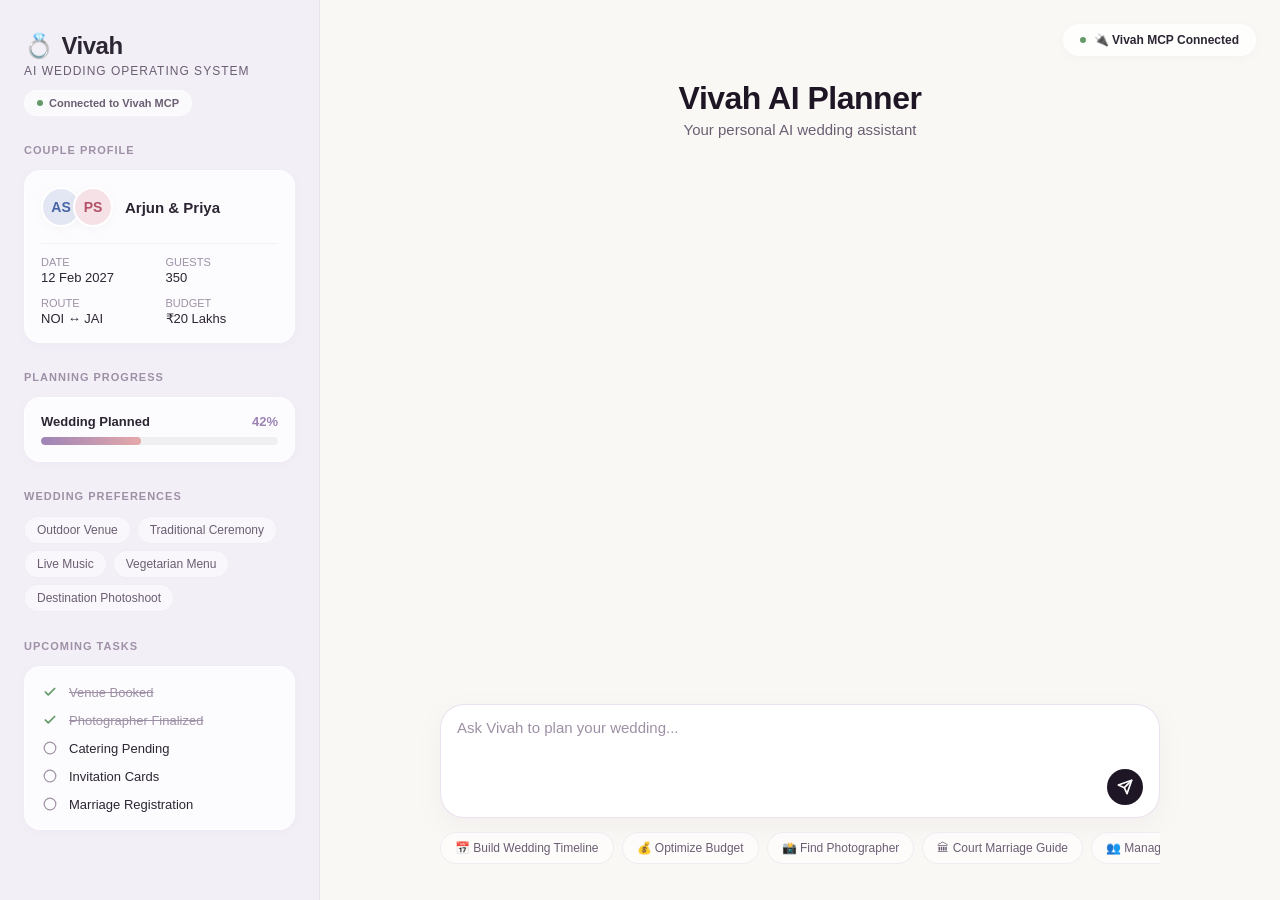
<file: projects/vivah mcp/index.html>
<!DOCTYPE html>
<html lang="en">
<head>
    <meta charset="UTF-8">
    <meta name="viewport" content="width=device-width, initial-scale=1.0">
    <title>Vivah — AI Wedding Operating System</title>
    <style>
        /* --- Design Tokens & Variables --- */
        :root {
            --bg-base: #FAF8F5; /* Soft Ivory */
            --bg-sidebar: #F3EFF7; /* Soft Lavender Tint */
            --bg-card: rgba(255, 255, 255, 0.75); /* Glassmorphism Base */
            --border-glass: rgba(255, 255, 255, 0.6);
            --shadow-sm: 0 2px 8px rgba(142, 127, 155, 0.05);
            --shadow-md: 0 8px 24px rgba(142, 127, 155, 0.08);
            --shadow-lg: 0 16px 40px rgba(142, 127, 155, 0.12);
            
            --text-primary: #2C2533; /* Deep Charcoal-Plum */
            --text-secondary: #6B5E73;
            --text-muted: #9E90A6;
            
            --accent-lavender: #9D84B7;
            --accent-rose: #E5A9A9;
            --accent-dark: #1E1625;
            --accent-success: #639A67;
            --accent-warning: #D98863;
            
            --radius-lg: 24px;
            --radius-md: 16px;
            --radius-sm: 10px;
            --radius-pill: 9999px;
            
            --font-family: -apple-system, BlinkMacSystemFont, "Segoe UI", Roboto, Helvetica, Arial, sans-serif;
            --transition-smooth: all 0.25s cubic-bezier(0.4, 0, 0.2, 1);
        }

        /* --- Reset & Base Styles --- */
        * {
            box-sizing: border-box;
            margin: 0;
            padding: 0;
        }

        body {
            font-family: var(--font-family);
            background-color: var(--bg-base);
            color: var(--text-primary);
            height: 100vh;
            overflow: hidden;
            -webkit-font-smoothing: antialiased;
            -moz-osx-font-smoothing: grayscale;
        }

        /* --- Layout Grid --- */
        .app-container {
            display: grid;
            grid-template-columns: 320px 1fr;
            width: 100vw;
            height: 100vh;
            position: relative;
        }

        /* --- Sidebar Styles --- */
        aside.sidebar {
            background-color: var(--bg-sidebar);
            border-right: 1px solid rgba(229, 221, 235, 0.7);
            padding: 32px 24px;
            display: flex;
            flex-direction: column;
            gap: 28px;
            overflow-y: auto;
            height: 100%;
        }

        .sidebar-header {
            display: flex;
            flex-direction: column;
            gap: 4px;
        }

        .brand-logo {
            font-size: 24px;
            font-weight: 700;
            letter-spacing: -0.5px;
            display: flex;
            align-items: center;
            gap: 8px;
        }

        .brand-subtitle {
            font-size: 12px;
            color: var(--text-secondary);
            font-weight: 500;
            text-transform: uppercase;
            letter-spacing: 1px;
        }

        .mcp-status-pill {
            display: inline-flex;
            align-items: center;
            gap: 6px;
            background: rgba(255, 255, 255, 0.6);
            border: 1px solid var(--border-glass);
            padding: 6px 12px;
            border-radius: var(--radius-pill);
            font-size: 11px;
            font-weight: 600;
            color: var(--text-secondary);
            width: fit-content;
            margin-top: 8px;
        }

        .status-dot {
            width: 6px;
            height: 6px;
            background-color: var(--accent-success);
            border-radius: 50%;
            display: inline-block;
            animation: pulse 2s infinite;
        }

        .sidebar-section {
            display: flex;
            flex-direction: column;
            gap: 12px;
        }

        .section-title {
            font-size: 11px;
            font-weight: 700;
            text-transform: uppercase;
            letter-spacing: 1px;
            color: var(--text-muted);
            margin-bottom: 2px;
        }

        /* --- Glassmorphic Cards --- */
        .glass-card {
            background: var(--bg-card);
            backdrop-filter: blur(12px);
            -webkit-backdrop-filter: blur(12px);
            border: 1px solid var(--border-glass);
            border-radius: var(--radius-md);
            padding: 16px;
            box-shadow: var(--shadow-sm);
            transition: var(--transition-smooth);
        }

        .glass-card:hover {
            box-shadow: var(--shadow-md);
            transform: translateY(-1px);
        }

        /* Couple Profile Details */
        .couple-profile {
            display: flex;
            flex-direction: column;
            gap: 14px;
        }

        .avatars-container {
            display: flex;
            align-items: center;
            gap: -8px;
        }

        .avatar {
            width: 40px;
            height: 40px;
            border-radius: 50%;
            display: flex;
            align-items: center;
            justify-content: center;
            font-weight: 600;
            font-size: 14px;
            border: 2px solid #FFF;
            box-shadow: var(--shadow-sm);
        }

        .avatar.groom { background-color: #E2E7F3; color: #4A65A4; }
        .avatar.bride { background-color: #F6E2E6; color: #B35267; margin-left: -8px; }

        .couple-names {
            font-weight: 600;
            font-size: 15px;
        }

        .meta-grid {
            display: grid;
            grid-template-columns: 1fr 1fr;
            gap: 12px;
            font-size: 13px;
            border-top: 1px solid rgba(0,0,0,0.04);
            padding-top: 12px;
            margin-top: 2px;
        }

        .meta-label {
            color: var(--text-muted);
            font-size: 11px;
            text-transform: uppercase;
            font-weight: 500;
            margin-bottom: 2px;
        }

        .meta-value {
            font-weight: 500;
            color: var(--text-primary);
        }

        /* Progress Bar */
        .progress-container {
            display: flex;
            flex-direction: column;
            gap: 8px;
        }

        .progress-header {
            display: flex;
            justify-content: space-between;
            font-size: 13px;
            font-weight: 600;
        }

        .progress-track {
            height: 8px;
            background: rgba(0, 0, 0, 0.05);
            border-radius: var(--radius-pill);
            overflow: hidden;
        }

        .progress-bar {
            height: 100%;
            width: 0%; /* Dynamic fill via JS */
            background: linear-gradient(90deg, var(--accent-lavender), var(--accent-rose));
            border-radius: var(--radius-pill);
            transition: width 1s cubic-bezier(0.4, 0, 0.2, 1);
        }

        /* Chips / Pills */
        .chips-wrapper {
            display: flex;
            flex-wrap: wrap;
            gap: 6px;
        }

        .chip {
            font-size: 12px;
            padding: 6px 12px;
            background: rgba(255, 255, 255, 0.5);
            border: 1px solid rgba(0, 0, 0, 0.04);
            border-radius: var(--radius-pill);
            color: var(--text-secondary);
            font-weight: 500;
            transition: var(--transition-smooth);
            cursor: pointer;
        }

        .chip:hover {
            background: #FFF;
            border-color: var(--accent-lavender);
            transform: translateY(-1px);
            box-shadow: var(--shadow-sm);
        }

        /* Task List */
        .task-list {
            display: flex;
            flex-direction: column;
            gap: 10px;
        }

        .task-item {
            display: flex;
            align-items: center;
            gap: 10px;
            font-size: 13px;
            font-weight: 500;
        }

        .task-item.completed {
            color: var(--text-muted);
            text-decoration: line-through;
        }

        .task-icon {
            display: flex;
            align-items: center;
            justify-content: center;
            width: 18px;
            height: 18px;
        }

        /* --- Main Content Workspace --- */
        main.workspace {
            display: flex;
            flex-direction: column;
            height: 100%;
            position: relative;
            background-color: var(--bg-base);
        }

        /* Floating Context Panel */
        .floating-context-container {
            position: absolute;
            top: 24px;
            right: 24px;
            z-index: 100;
        }

        .context-trigger {
            display: flex;
            align-items: center;
            gap: 8px;
            background: rgba(255, 255, 255, 0.8);
            backdrop-filter: blur(8px);
            -webkit-backdrop-filter: blur(8px);
            border: 1px solid var(--border-glass);
            padding: 8px 16px;
            border-radius: var(--radius-pill);
            font-size: 12px;
            font-weight: 600;
            box-shadow: var(--shadow-sm);
            cursor: pointer;
            transition: var(--transition-smooth);
        }

        .context-trigger:hover {
            box-shadow: var(--shadow-md);
            background: #FFF;
        }

        .context-dropdown {
            position: absolute;
            top: calc(100% + 8px);
            right: 0;
            width: 220px;
            background: rgba(255, 255, 255, 0.95);
            backdrop-filter: blur(16px);
            -webkit-backdrop-filter: blur(16px);
            border: 1px solid var(--border-glass);
            border-radius: var(--radius-md);
            padding: 16px;
            box-shadow: var(--shadow-lg);
            display: flex;
            flex-direction: column;
            gap: 12px;
            opacity: 0;
            visibility: hidden;
            transform: translateY(-4px);
            transition: var(--transition-smooth);
        }

        .floating-context-container:hover .context-dropdown {
            opacity: 1;
            visibility: visible;
            transform: translateY(0);
        }

        .dropdown-title {
            font-size: 11px;
            text-transform: uppercase;
            letter-spacing: 0.5px;
            color: var(--text-muted);
            font-weight: 700;
        }

        .tool-status-list {
            display: flex;
            flex-direction: column;
            gap: 8px;
        }

        .tool-status-item {
            display: flex;
            align-items: center;
            gap: 8px;
            font-size: 12px;
            font-weight: 500;
            color: var(--text-secondary);
        }

        /* --- Chat Interface Viewport --- */
        .chat-viewport {
            flex: 1;
            overflow-y: auto;
            padding: 80px 40px 40px 40px;
            display: flex;
            flex-direction: column;
            justify-content: flex-start;
        }

        .chat-container-max {
            max-width: 720px;
            width: 100%;
            margin: 0 auto;
            display: flex;
            flex-direction: column;
            gap: 32px;
        }

        /* Welcome Header State */
        .welcome-header {
            text-align: center;
            margin-bottom: 12px;
            margin-top: auto; /* Vertically centers initial state when empty */
        }

        .welcome-header h1 {
            font-size: 32px;
            font-weight: 700;
            letter-spacing: -0.5px;
            color: var(--accent-dark);
            margin-bottom: 4px;
        }

        .welcome-header p {
            font-size: 15px;
            color: var(--text-secondary);
        }

        /* Dialogue Bubbles */
        .dialogue-stream {
            display: flex;
            flex-direction: column;
            gap: 28px;
        }

        .message-bubble {
            display: flex;
            flex-direction: column;
            max-width: 85%;
            animation: fadeIn 0.4s ease forwards;
        }

        .message-bubble.user {
            align-self: flex-end;
            background-color: var(--accent-dark);
            color: #FFF;
            padding: 16px 20px;
            border-radius: var(--radius-lg) var(--radius-lg) 4px var(--radius-lg);
            box-shadow: var(--shadow-md);
            font-size: 15px;
            line-height: 1.5;
        }

        .message-bubble.assistant {
            align-self: flex-start;
            max-width: 100%;
            width: 100%;
            background: rgba(255, 255, 255, 0.7);
            backdrop-filter: blur(16px);
            -webkit-backdrop-filter: blur(16px);
            border: 1px solid var(--border-glass);
            border-radius: var(--radius-lg);
            padding: 24px;
            box-shadow: var(--shadow-md);
        }

        .assistant-heading {
            display: flex;
            align-items: center;
            gap: 8px;
            font-size: 18px;
            font-weight: 700;
            color: var(--accent-dark);
            margin-bottom: 20px;
        }

        /* AI Output Framework Formats */
        .timeline-section {
            display: grid;
            grid-template-columns: repeat(2, 1fr);
            gap: 16px;
            margin-bottom: 24px;
        }

        @media (max-width: 640px) {
            .timeline-section { grid-template-columns: 1fr; }
        }

        .month-card {
            background: rgba(255, 255, 255, 0.4);
            border: 1px solid rgba(0,0,0,0.02);
            border-radius: var(--radius-md);
            padding: 14px;
        }

        .month-title {
            font-size: 13px;
            font-weight: 700;
            text-transform: uppercase;
            color: var(--accent-lavender);
            margin-bottom: 8px;
            letter-spacing: 0.5px;
        }

        .month-card ul, .alert-box ul {
            list-style: none;
            display: flex;
            flex-direction: column;
            gap: 6px;
        }

        .month-card li {
            font-size: 14px;
            color: var(--text-primary);
            display: flex;
            align-items: center;
            gap: 8px;
        }

        .month-card li::before {
            content: "•";
            color: var(--accent-lavender);
            font-weight: bold;
        }

        /* Alert/Pending Block */
        .alert-box {
            background: rgba(217, 136, 99, 0.06);
            border: 1px solid rgba(217, 136, 99, 0.15);
            border-radius: var(--radius-md);
            padding: 16px;
            margin-bottom: 24px;
        }

        .alert-title {
            display: flex;
            align-items: center;
            gap: 6px;
            font-size: 14px;
            font-weight: 700;
            color: var(--accent-warning);
            text-transform: uppercase;
            letter-spacing: 0.5px;
            margin-bottom: 10px;
        }

        .alert-box li {
            font-size: 14px;
            color: var(--text-primary);
            display: flex;
            align-items: center;
            gap: 8px;
        }

        .alert-box li::before {
            content: "•";
            color: var(--accent-warning);
        }

        /* MCP Executed Tools Pills */
        .mcp-execution-block {
            border-top: 1px solid rgba(0,0,0,0.05);
            padding-top: 16px;
            margin-bottom: 20px;
        }

        .mcp-tools-wrapper {
            display: flex;
            flex-wrap: wrap;
            gap: 6px;
            margin-top: 8px;
        }

        .mcp-tool-capsule {
            font-family: monospace;
            font-size: 11px;
            font-weight: 600;
            background: rgba(157, 132, 183, 0.08);
            color: var(--accent-lavender);
            padding: 4px 10px;
            border-radius: var(--radius-pill);
            border: 1px solid rgba(157, 132, 183, 0.15);
        }

        /* Action Callouts */
        .suggested-action-box {
            background: linear-gradient(135deg, rgba(243, 239, 247, 0.7), rgba(246, 226, 230, 0.4));
            border: 1px solid var(--border-glass);
            border-radius: var(--radius-md);
            padding: 16px;
            display: flex;
            flex-direction: column;
            gap: 12px;
        }

        .action-label {
            font-size: 11px;
            text-transform: uppercase;
            font-weight: 700;
            letter-spacing: 0.5px;
            color: var(--text-secondary);
        }

        .action-text {
            font-size: 14px;
            font-weight: 500;
            color: var(--text-primary);
        }

        .action-btn {
            background-color: var(--accent-dark);
            color: #FFF;
            border: none;
            padding: 10px 18px;
            border-radius: var(--radius-pill);
            font-size: 13px;
            font-weight: 600;
            cursor: pointer;
            width: fit-content;
            transition: var(--transition-smooth);
            box-shadow: var(--shadow-sm);
        }

        .action-btn:hover {
            transform: scale(1.02);
            box-shadow: var(--shadow-md);
            background-color: #2c1f36;
        }

        /* --- Input Dock Terminal --- */
        .input-dock {
            padding: 24px 40px 32px 40px;
            background: linear-gradient(to top, var(--bg-base) 80%, rgba(250, 248, 245, 0));
        }

        .input-max-container {
            max-width: 720px;
            width: 100%;
            margin: 0 auto;
            display: flex;
            flex-direction: column;
            gap: 14px;
        }

        .prompt-container-box {
            background: #FFF;
            border: 1px solid rgba(229, 221, 235, 0.8);
            border-radius: 24px;
            padding: 12px 16px;
            box-shadow: var(--shadow-md);
            display: flex;
            flex-direction: column;
            gap: 8px;
            transition: var(--transition-smooth);
        }

        .prompt-container-box:focus-within {
            border-color: var(--accent-lavender);
            box-shadow: var(--shadow-lg);
        }

        .prompt-textarea {
            width: 100%;
            border: none;
            resize: none;
            font-family: var(--font-family);
            font-size: 15px;
            color: var(--text-primary);
            outline: none;
            min-height: 44px;
            max-height: 160px;
            line-height: 1.5;
            padding-right: 48px;
        }

        .prompt-textarea::placeholder {
            color: var(--text-muted);
        }

        .prompt-toolbar-row {
            display: flex;
            justify-content: flex-end;
            align-items: center;
            position: relative;
        }

        .send-btn {
            background-color: var(--accent-dark);
            color: #FFF;
            border: none;
            width: 36px;
            height: 36px;
            border-radius: 50%;
            display: flex;
            align-items: center;
            justify-content: center;
            cursor: pointer;
            transition: var(--transition-smooth);
        }

        .send-btn:hover {
            transform: scale(1.05) rotate(-5deg);
            background-color: var(--accent-lavender);
        }

        /* Suggestion Chips Panel Grid */
        .suggestion-scroller {
            overflow-x: auto;
            white-space: nowrap;
            padding-bottom: 4px;
            -webkit-overflow-scrolling: touch;
        }

        .suggestion-scroller::-webkit-scrollbar {
            display: none;
        }

        .suggestion-grid {
            display: flex;
            gap: 8px;
            width: max-content;
        }

        .suggestion-pill {
            background-color: rgba(255, 255, 255, 0.6);
            border: 1px solid rgba(229, 221, 235, 0.5);
            padding: 8px 14px;
            border-radius: var(--radius-pill);
            font-size: 12px;
            font-weight: 500;
            color: var(--text-secondary);
            cursor: pointer;
            display: flex;
            align-items: center;
            gap: 6px;
            transition: var(--transition-smooth);
        }

        .suggestion-pill:hover {
            background-color: #FFF;
            border-color: var(--accent-lavender);
            transform: translateY(-1px);
            box-shadow: var(--shadow-sm);
            color: var(--text-primary);
        }

        /* --- Keyframes & Micro Animations --- */
        @keyframes fadeIn {
            from { opacity: 0; transform: translateY(8px); }
            to { opacity: 1; transform: translateY(0); }
        }

        @keyframes pulse {
            0% { transform: scale(0.95); opacity: 0.8; }
            50% { transform: scale(1.1); opacity: 1; }
            100% { transform: scale(0.95); opacity: 0.8; }
        }
    </style>
</head>
<body>

    <div class="app-container">
        
        <aside class="sidebar">
            
            <div class="sidebar-header">
                <div class="brand-logo">
                    <span>💍</span> Vivah
                </div>
                <div class="brand-subtitle">AI Wedding Operating System</div>
                <div class="mcp-status-pill">
                    <span class="status-dot"></span> Connected to Vivah MCP
                </div>
            </div>

            <section class="sidebar-section">
                <div class="section-title">Couple Profile</div>
                <div class="glass-card couple-profile">
                    <div style="display: flex; align-items: center; gap: 12px;">
                        <div class="avatars-container">
                            <div class="avatar groom">AS</div>
                            <div class="avatar bride">PS</div>
                        </div>
                        <div class="couple-names" id="coupleNamesDisplay">Arjun &amp; Priya</div>
                    </div>
                    
                    <div class="meta-grid">
                        <div>
                            <div class="meta-label">Date</div>
                            <div class="meta-value" id="weddingDateDisplay">12 Feb 2027</div>
                        </div>
                        <div>
                            <div class="meta-label">Guests</div>
                            <div class="meta-value" id="guestCountDisplay">350</div>
                        </div>
                        <div>
                            <div class="meta-label">Route</div>
                            <div class="meta-value" id="citiesDisplay">NDLS ↔ JAI</div>
                        </div>
                        <div>
                            <div class="meta-label">Budget</div>
                            <div class="meta-value" id="budgetDisplay">₹20 Lakhs</div>
                        </div>
                    </div>
                </div>
            </section>

            <section class="sidebar-section">
                <div class="section-title">Planning Progress</div>
                <div class="glass-card progress-container">
                    <div class="progress-header">
                        <span id="progressLabelText">Wedding Planned</span>
                        <span style="color: var(--accent-lavender);" id="progressPercentText">0%</span>
                    </div>
                    <div class="progress-track">
                        <div class="progress-bar" id="sidebarProgressBar"></div>
                    </div>
                </div>
            </section>

            <section class="sidebar-section">
                <div class="section-title">Wedding Preferences</div>
                <div class="chips-wrapper" id="preferencesContainer">
                    </div>
            </section>

            <section class="sidebar-section" style="margin-bottom: 16px;">
                <div class="section-title">Upcoming Tasks</div>
                <div class="glass-card task-list">
                    <div class="task-item completed">
                        <span class="task-icon">
                            <svg width="14" height="14" viewBox="0 0 24 24" fill="none" stroke="var(--accent-success)" stroke-width="3" stroke-linecap="round" stroke-linejoin="round"><polyline points="20 6 9 17 4 12"></polyline></svg>
                        </span>
                        Venue Booked
                    </div>
                    <div class="task-item completed">
                        <span class="task-icon">
                            <svg width="14" height="14" viewBox="0 0 24 24" fill="none" stroke="var(--accent-success)" stroke-width="3" stroke-linecap="round" stroke-linejoin="round"><polyline points="20 6 9 17 4 12"></polyline></svg>
                        </span>
                        Photographer Finalized
                    </div>
                    <div class="task-item">
                        <span class="task-icon">
                            <svg width="14" height="14" viewBox="0 0 24 24" fill="none" stroke="var(--text-muted)" stroke-width="2"><circle cx="12" cy="12" r="10"></circle></svg>
                        </span>
                        Catering Pending
                    </div>
                    <div class="task-item">
                        <span class="task-icon">
                            <svg width="14" height="14" viewBox="0 0 24 24" fill="none" stroke="var(--text-muted)" stroke-width="2"><circle cx="12" cy="12" r="10"></circle></svg>
                        </span>
                        Invitation Cards
                    </div>
                    <div class="task-item">
                        <span class="task-icon">
                            <svg width="14" height="14" viewBox="0 0 24 24" fill="none" stroke="var(--text-muted)" stroke-width="2"><circle cx="12" cy="12" r="10"></circle></svg>
                        </span>
                        Marriage Registration
                    </div>
                </div>
            </section>

        </aside>

        <main class="workspace">
            
            <div class="floating-context-container">
                <div class="context-trigger">
                    <span class="status-dot"></span>
                    🔌 Vivah MCP Connected
                </div>
                <div class="context-dropdown">
                    <div class="dropdown-title">Connected Tools</div>
                    <div class="tool-status-list">
                        <div class="tool-status-item">
                            <svg width="12" height="12" viewBox="0 0 24 24" fill="none" stroke="var(--accent-success)" stroke-width="3"><polyline points="20 6 9 17 4 12"></polyline></svg>
                            Couple Profile
                        </div>
                        <div class="tool-status-item">
                            <svg width="12" height="12" viewBox="0 0 24 24" fill="none" stroke="var(--accent-success)" stroke-width="3"><polyline points="20 6 9 17 4 12"></polyline></svg>
                            Budget
                        </div>
                        <div class="tool-status-item">
                            <svg width="12" height="12" viewBox="0 0 24 24" fill="none" stroke="var(--accent-success)" stroke-width="3"><polyline points="20 6 9 17 4 12"></polyline></svg>
                            Checklist
                        </div>
                        <div class="tool-status-item">
                            <svg width="12" height="12" viewBox="0 0 24 24" fill="none" stroke="var(--accent-success)" stroke-width="3"><polyline points="20 6 9 17 4 12"></polyline></svg>
                            Legal Workflow
                        </div>
                        <div class="tool-status-item">
                            <svg width="12" height="12" viewBox="0 0 24 24" fill="none" stroke="var(--accent-success)" stroke-width="3"><polyline points="20 6 9 17 4 12"></polyline></svg>
                            Vendor Marketplace
                        </div>
                    </div>
                </div>
            </div>

            <div class="chat-viewport" id="chatViewport">
                <div class="chat-container-max" id="chatContainer">
                    
                    <div class="welcome-header" id="welcomeHeader">
                        <h1>Vivah AI Planner</h1>
                        <p>Your personal AI wedding assistant</p>
                    </div>

                    <div class="dialogue-stream" id="dialogueStream"></div>

                </div>
            </div>

            <div class="input-dock">
                <div class="input-max-container">
                    
                    <div class="prompt-container-box">
                        <textarea 
                            class="prompt-textarea" 
                            id="promptInput" 
                            rows="1" 
                            placeholder="Ask Vivah to plan your wedding..."
                        ></textarea>
                        <div class="prompt-toolbar-row">
                            <button class="send-btn" id="sendBtn" title="Send Message">
                                <svg width="16" height="16" viewBox="0 0 24 24" fill="none" stroke="currentColor" stroke-width="2.5" stroke-linecap="round" stroke-linejoin="round">
                                    <line x1="22" y1="2" x2="11" y2="13"></line>
                                    <polygon points="22 2 15 22 11 13 2 9 22 2"></polygon>
                                </svg>
                            </button>
                        </div>
                    </div>

                    <div class="suggestion-scroller">
                        <div class="suggestion-grid">
                            <div class="suggestion-pill" data-prompt="Our wedding is on 12 February 2027. Budget is ₹20 lakhs. 350 guests. Bride is from Jaipur and groom is from Noida. Create a complete wedding roadmap and identify pending tasks.">
                                📅 Build Wedding Timeline
                            </div>
                            <div class="suggestion-pill" data-prompt="Give me an optimized breakdown for our ₹20 lakh budget allocation.">
                                💰 Optimize Budget
                            </div>
                            <div class="suggestion-pill" data-prompt="Find premium photographers specialized in outdoor traditional ceremonies.">
                                📸 Find Photographer
                            </div>
                            <div class="suggestion-pill" data-prompt="What is the step-by-step process for our court marriage registration?">
                                🏛 Court Marriage Guide
                            </div>
                            <div class="suggestion-pill" data-prompt="Help me manage our 350 guests list and group them.">
                                👥 Manage Guest List
                            </div>
                            <div class="suggestion-pill" data-prompt="Open the Marriage Vault to look at uploaded identity certificates.">
                                📂 Marriage Vault
                            </div>
                            <div class="suggestion-pill" data-prompt="Show me timeline recommendations for our home setup planning.">
                                🏡 Home Setup Planning
                            </div>
                            <div class="suggestion-pill" data-prompt="Recommend an itinerary for a honeymoon planner following a February wedding.">
                                ✈ Honeymoon Planner
                            </div>
                        </div>
                    </div>

                </div>
            </div>

        </main>
    </div>

    <script>
        /* --- Internal Memory Database State Object (As Requested) --- */
        const weddingData = {
            groom: "Arjun Sharma",
            bride: "Priya Singh",
            groomCity: "Noida",
            brideCity: "Jaipur",
            budget: 2000000,
            guests: 350,
            weddingDate: "2027-02-12",
            progress: 42,
            preferences: [
                "Outdoor Venue",
                "Traditional Ceremony",
                "Live Music",
                "Vegetarian Menu",
                "Destination Photoshoot"
            ]
        };

        // UI DOM Reference Bindings
        const sidebarProgressBar = document.getElementById('sidebarProgressBar');
        const progressPercentText = document.getElementById('progressPercentText');
        const preferencesContainer = document.getElementById('preferencesContainer');
        const promptInput = document.getElementById('promptInput');
        const sendBtn = document.getElementById('sendBtn');
        const dialogueStream = document.getElementById('dialogueStream');
        const welcomeHeader = document.getElementById('welcomeHeader');
        const chatViewport = document.getElementById('chatViewport');

        /**
         * Initialize application elements and bind static content
         */
        function initApp() {
            // Render basic metrics from data model
            document.getElementById('coupleNamesDisplay').innerText = `${weddingData.groom.split(' ')[0]} & ${weddingData.bride.split(' ')[0]}`;
            document.getElementById('guestCountDisplay').innerText = weddingData.guests;
            document.getElementById('citiesDisplay').innerText = `${weddingData.groomCity.substring(0,3).toUpperCase()} ↔ ${weddingData.brideCity.substring(0,3).toUpperCase()}`;
            
            // Format Currency
            const lakhBudget = weddingData.budget / 100000;
            document.getElementById('budgetDisplay').innerText = `₹${lakhBudget} Lakhs`;

            // Micro-animation for progress bar tracking on load
            setTimeout(() => {
                sidebarProgressBar.style.width = `${weddingData.progress}%`;
                progressPercentText.innerText = `${weddingData.progress}%`;
            }, 300);

            // Populate Preference Badges dynamically
            preferencesContainer.innerHTML = weddingData.preferences.map(pref => `<span class="chip">${pref}</span>`).join('');

            // Setup Auto-expanding Textarea event hook
            promptInput.addEventListener('input', function() {
                this.style.height = 'auto';
                this.style.height = (this.scrollHeight) + 'px';
            });

            // Bind click listeners to interactive suggestion chips
            document.querySelectorAll('.suggestion-pill').forEach(pill => {
                pill.addEventListener('click', () => {
                    const explicitText = pill.getAttribute('data-prompt');
                    promptInput.value = explicitText;
                    promptInput.dispatchEvent(new Event('input'));
                    executeUserSubmission();
                });
            });

            // Bind primary submit transaction actions
            sendBtn.addEventListener('click', executeUserSubmission);
            promptInput.addEventListener('keydown', (e) => {
                if (e.key === 'Enter' && !e.shiftKey) {
                    e.preventDefault();
                    executeUserSubmission();
                }
            });
        }

        /**
         * Render user input text bubble and trigger structured AI response simulation
         */
        function executeUserSubmission() {
            const query = promptInput.value.trim();
            if (!query) return;

            // Retract splash introduction message layout from center view
            welcomeHeader.style.display = 'none';

            // Append standard User Bubble structure
            const userBubble = document.createElement('div');
            userBubble.className = 'message-bubble user';
            userBubble.innerText = query;
            dialogueStream.appendChild(userBubble);

            // Clear input area values safely
            promptInput.value = '';
            promptInput.style.height = 'auto';

            // Automatic scrolling focus
            scrollToBottom();

            // Simulate high-fidelity AI asynchronous pipeline response delay
            setTimeout(() => {
                renderAIResponse();
            }, 750);
        }

        /**
         * Append complex structured AI blueprint card into viewport DOM tree
         */
        function renderAIResponse() {
            const assistantBubble = document.createElement('div');
            assistantBubble.className = 'message-bubble assistant';

            assistantBubble.innerHTML = `
                <div class="assistant-heading">
                    <span>✨</span> Wedding Plan Generated
                </div>
                
                <div class="timeline-section">
                    <div class="month-card">
                        <div class="month-title">June</div>
                        <ul>
                            <li>Finalize budget framework</li>
                            <li>Shortlist properties &amp; venues</li>
                        </ul>
                    </div>
                    <div class="month-card">
                        <div class="month-title">July</div>
                        <ul>
                            <li>Confirm reservation &amp; venue</li>
                            <li>Hire primary photographer</li>
                        </ul>
                    </div>
                    <div class="month-card">
                        <div class="month-title">August</div>
                        <ul>
                            <li>Catering menus exploration</li>
                            <li>Floral decorations concepts</li>
                            <li>Freeze final guest list count</li>
                        </ul>
                    </div>
                    <div class="month-card">
                        <div class="month-title">September</div>
                        <ul>
                            <li>Design &amp; dispatch invitations</li>
                            <li>Bridal &amp; Groom outfit shopping</li>
                        </ul>
                    </div>
                    <div class="month-card" style="grid-column: span 2;">
                        <div class="month-title">January</div>
                        <ul>
                            <li>Initiate court marriage registration workflow</li>
                            <li>Re-confirm final counts with all external vendors</li>
                        </ul>
                    </div>
                </div>

                <div class="alert-box">
                    <div class="alert-title">
                        <svg width="14" height="14" viewBox="0 0 24 24" fill="none" stroke="currentColor" stroke-width="2.5"><path d="M10.29 3.86L1.82 18a2 2 0 0 0 1.71 3h16.94a2 2 0 0 0 1.71-3L13.71 3.86a2 2 0 0 0-3.42 0z"></path><line x1="12" y1="9" x2="12" y2="13"></line><line x1="12" y1="17" x2="12.01" y2="17"></line></svg>
                        Pending Today
                    </div>
                    <ul>
                        <li>Catering partner selection not finalized</li>
                        <li>Invitation cards distribution drafts layout pending</li>
                        <li>Required court marriage documentation forms not uploaded to Vault</li>
                    </ul>
                </div>

                <div class="mcp-execution-block">
                    <div class="action-label" style="font-size:10px; color: var(--text-muted);">MCP Tools Executed</div>
                    <div class="mcp-tools-wrapper">
                        <span class="mcp-tool-capsule">getCoupleProfile()</span>
                        <span class="mcp-tool-capsule">getBudgetBreakdown()</span>
                        <span class="mcp-tool-capsule">getPendingTasks()</span>
                        <span class="mcp-tool-capsule">getLegalRequirements()</span>
                    </div>
                </div>

                <div class="suggested-action-box">
                    <div class="action-label">Suggested Action</div>
                    <div class="action-text">Would you like me to analyze and generate a localized curated vendor shortlist fitting under ₹6 Lakhs?</div>
                    <button class="action-btn" id="actionBtnInline">Shortlist Vendors</button>
                </div>
            `;

            dialogueStream.appendChild(assistantBubble);
            scrollToBottom();

            // Bind interaction handlers onto new dynamic inner action elements
            document.getElementById('actionBtnInline').addEventListener('click', () => {
                promptInput.value = "Yes, please generate the localized vendor shortlist under ₹6 lakhs.";
                promptInput.dispatchEvent(new Event('input'));
                executeUserSubmission();
            });
        }

        /**
         * System layout utility to scroll interface screen down comfortably
         */
        function scrollToBottom() {
            chatViewport.scrollTo({
                top: chatViewport.scrollHeight,
                behavior: 'smooth'
            });
        }

        // Initialize Core System Event Call
        window.addEventListener('DOMContentLoaded', initApp);
    </script>
</body>
</html>
</file>
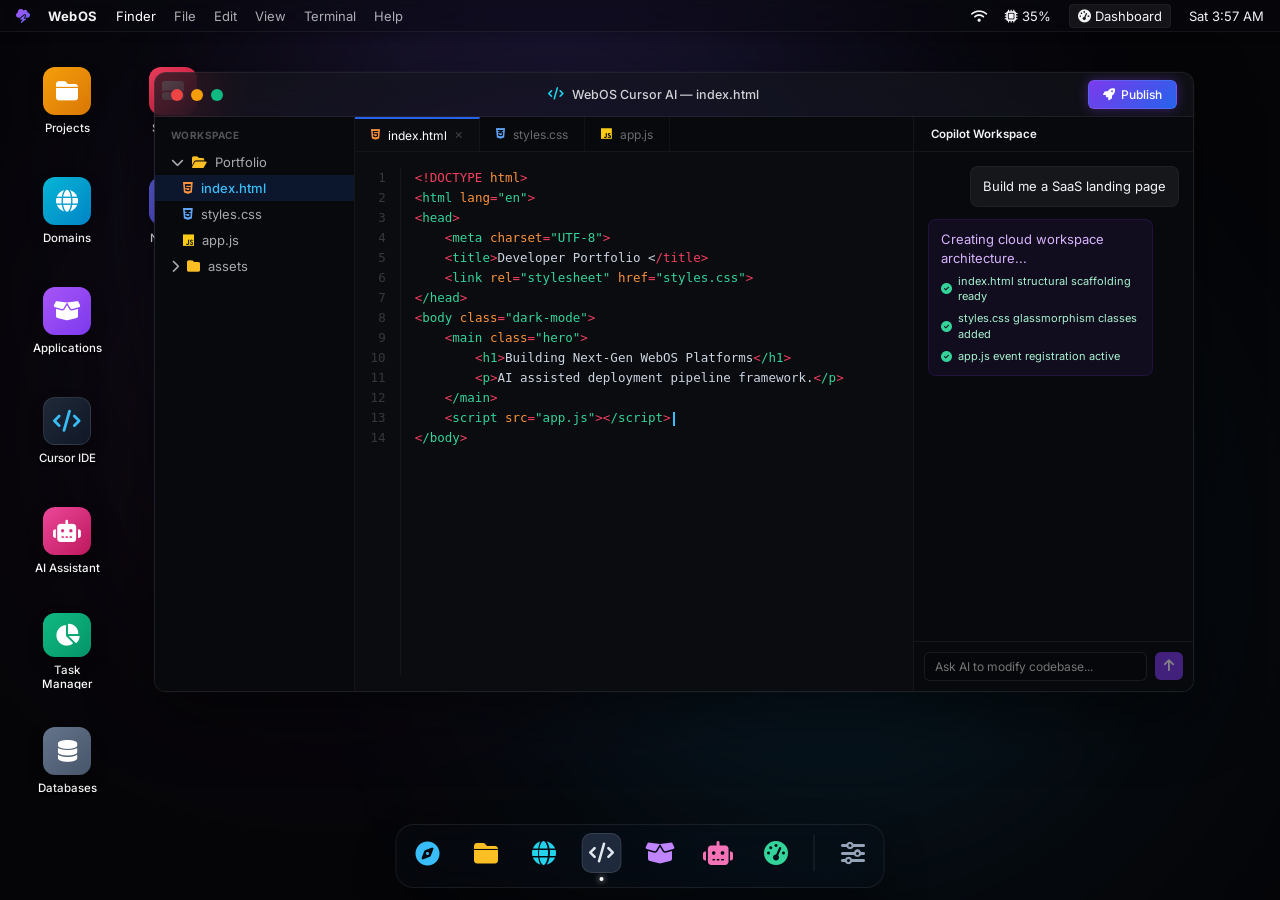
<file: projects/webOss/index.html>
<!DOCTYPE html>
<html lang="en">
<head>
    <meta charset="UTF-8">
    <meta name="viewport" content="width=device-width, initial-scale=1.0">
    <title>WebOS — The Cloud Operating System</title>
    <link rel="stylesheet" href="styles.css">
    <link rel="preconnect" href="https://fonts.googleapis.com">
    <link rel="preconnect" href="https://fonts.gstatic.com" crossorigin>
    <link href="https://fonts.googleapis.com/css2?family=Inter:wght@300;400;500;600;700&family=JetBrains+Mono:wght@400;500&display=swap" rel="stylesheet">
    <link rel="stylesheet" href="https://cdnjs.cloudflare.com/ajax/libs/font-awesome/6.4.0/css/all.min.css">
</head>
<body>

    <div class="desktop">
        
        <div class="bg-gradient bg-grad-1"></div>
        <div class="bg-gradient bg-grad-2"></div>
        <div class="bg-gradient bg-grad-3"></div>

        <header class="top-bar">
            <div class="top-bar-left">
                <i class="fa-solid fa-cloud-bolt webos-logo"></i>
                <span class="brand">WebOS</span>
                <span class="menu-item active">Finder</span>
                <span class="menu-item">File</span>
                <span class="menu-item">Edit</span>
                <span class="menu-item">View</span>
                <span class="menu-item">Terminal</span>
                <span class="menu-item">Help</span>
            </div>
            <div class="top-bar-right">
                <span class="status-indicator"><i class="fa-solid fa-wifi"></i></span>
                <span class="status-indicator"><i class="fa-solid fa-microchip"></i> 35%</span>
                <span class="status-indicator-btn" onclick="openWindow('task-manager')"><i class="fa-solid fa-gauge-high"></i> Dashboard</span>
                <span id="top-bar-clock">Sat 11:53 AM</span>
            </div>
        </header>

        <main class="desktop-icons">
            <div class="icon-grid-item" onclick="openWindow('projects-win')">
                <div class="icon-wrapper folder"><i class="fa-solid fa-folder-closed"></i></div>
                <span class="icon-label">Projects</span>
            </div>
            <div class="icon-grid-item" onclick="openWindow('domains-win')">
                <div class="icon-wrapper globe"><i class="fa-solid fa-globe"></i></div>
                <span class="icon-label">Domains</span>
            </div>
            <div class="icon-grid-item" onclick="openWindow('apps-win')">
                <div class="icon-wrapper box"><i class="fa-solid fa-box-open"></i></div>
                <span class="icon-label">Applications</span>
            </div>
            <div class="icon-grid-item" onclick="openWindow('cursor-win')">
                <div class="icon-wrapper cursor-ide"><i class="fa-solid fa-code"></i></div>
                <span class="icon-label">Cursor IDE</span>
            </div>
            <div class="icon-grid-item" onclick="openWindow('ai-win')">
                <div class="icon-wrapper ai-bot"><i class="fa-solid fa-robot"></i></div>
                <span class="icon-label">AI Assistant</span>
            </div>
            <div class="icon-grid-item" onclick="openWindow('task-manager')">
                <div class="icon-wrapper chart"><i class="fa-solid fa-chart-pie"></i></div>
                <span class="icon-label">Task Manager</span>
            </div>
            <div class="icon-grid-item">
                <div class="icon-wrapper database"><i class="fa-solid fa-database"></i></div>
                <span class="icon-label">Databases</span>
            </div>
            <div class="icon-grid-item">
                <div class="icon-wrapper storage"><i class="fa-solid fa-hard-drive"></i></div>
                <span class="icon-label">Storage</span>
            </div>
            <div class="icon-grid-item">
                <div class="icon-wrapper network"><i class="fa-solid fa-network-wired"></i></div>
                <span class="icon-label">Network</span>
            </div>
        </main>

        <div id="cursor-win" class="window window-lg" style="top: 8%; left: 12%;">
            <div class="window-header" onmousedown="dragStart(event, 'cursor-win')">
                <div class="window-controls">
                    <span class="control close" onclick="closeWindow('cursor-win')"></span>
                    <span class="control minimize" onclick="closeWindow('cursor-win')"></span>
                    <span class="control maximize"></span>
                </div>
                <div class="window-title"><i class="fa-solid fa-code text-cyan"></i> WebOS Cursor AI — index.html</div>
                <div class="window-actions">
                    <button class="btn btn-glow" onclick="openPublishModal('Portfolio Website')"><i class="fa-solid fa-rocket"></i> Publish</button>
                </div>
            </div>
            <div class="window-body cursor-layout">
                <aside class="cursor-sidebar">
                    <div class="sidebar-title">WORKSPACE</div>
                    <ul class="file-tree">
                        <li class="tree-folder open"><i class="fa-solid fa-chevron-down"></i> <i class="fa-solid fa-folder-open text-amber"></i> Portfolio</li>
                        <li class="tree-item active file-indent"><i class="fa-brands fa-html5 text-orange"></i> index.html</li>
                        <li class="tree-item file-indent"><i class="fa-brands fa-css3-alt text-blue"></i> styles.css</li>
                        <li class="tree-item file-indent"><i class="fa-brands fa-js text-yellow"></i> app.js</li>
                        <li class="tree-folder"><i class="fa-solid fa-chevron-right"></i> <i class="fa-solid fa-folder text-amber"></i> assets</li>
                    </ul>
                </aside>
                
                <main class="cursor-editor">
                    <div class="editor-tabs">
                        <div class="tab active"><i class="fa-brands fa-html5 text-orange"></i> index.html <i class="fa-solid fa-xmark tab-close"></i></div>
                        <div class="tab"><i class="fa-brands fa-css3-alt text-blue"></i> styles.css</div>
                        <div class="tab"><i class="fa-brands fa-js text-yellow"></i> app.js</div>
                    </div>
                    <div class="code-viewport">
                        <pre class="code-lines"><code>1
2
3
4
5
6
7
8
9
10
11
12
13
14</code></pre>
                        <pre class="code-content"><code><span class="token tag">&lt;!DOCTYPE <span class="token attr-name">html</span>&gt;</span>
<span class="token tag">&lt;<span class="token attr-value">html</span> <span class="token attr-name">lang</span>=<span class="token attr-value">"en"</span>&gt;</span>
<span class="token tag">&lt;<span class="token attr-value">head</span>&gt;</span>
    <span class="token tag">&lt;<span class="token attr-value">meta</span> <span class="token attr-name">charset</span>=<span class="token attr-value">"UTF-8"</span>&gt;</span>
    <span class="token tag">&lt;<span class="token attr-value">title</span>&gt;</span>Developer Portfolio &lt;<span class="token tag">/title&gt;</span>
    <span class="token tag">&lt;<span class="token attr-value">link</span> <span class="token attr-name">rel</span>=<span class="token attr-value">"stylesheet"</span> <span class="token attr-name">href</span>=<span class="token attr-value">"styles.css"</span>&gt;</span>
<span class="token tag">&lt;<span class="token attr-value">/head</span>&gt;</span>
<span class="token tag">&lt;<span class="token attr-value">body</span> <span class="token attr-name">class</span>=<span class="token attr-value">"dark-mode"</span>&gt;</span>
    <span class="token tag">&lt;<span class="token attr-value">main</span> <span class="token attr-name">class</span>=<span class="token attr-value">"hero"</span>&gt;</span>
        <span class="token tag">&lt;<span class="token attr-value">h1</span>&gt;</span>Building Next-Gen WebOS Platforms<span class="token tag">&lt;<span class="token attr-value">/h1</span>&gt;</span>
        <span class="token tag">&lt;<span class="token attr-value">p</span>&gt;</span>AI assisted deployment pipeline framework.<span class="token tag">&lt;<span class="token attr-value">/p</span>&gt;</span>
    <span class="token tag">&lt;<span class="token attr-value">/main</span>&gt;</span>
    <span class="token tag">&lt;<span class="token attr-value">script</span> <span class="token attr-name">src</span>=<span class="token attr-value">"app.js"</span>&gt;</span><span class="token tag">&lt;<span class="token attr-value">/script</span>&gt;</span><span class="span-cursor"></span>
<span class="token tag">&lt;<span class="token attr-value">/body</span>&gt;</span></code></pre>
                    </div>
                </main>

                <aside class="cursor-ai-chat">
                    <div class="chat-header">
                        <span><i class="fa-solid fa-sparkles text-purple"></i> Copilot Workspace</span>
                    </div>
                    <div class="chat-history">
                        <div class="chat-bubble user">
                            Build me a SaaS landing page
                        </div>
                        <div class="chat-bubble ai">
                            <p>Creating cloud workspace architecture...</p>
                            <div class="ai-status-item"><i class="fa-solid fa-circle-check text-emerald"></i> index.html structural scaffolding ready</div>
                            <div class="ai-status-item"><i class="fa-solid fa-circle-check text-emerald"></i> styles.css glassmorphism classes added</div>
                            <div class="ai-status-item"><i class="fa-solid fa-circle-check text-emerald"></i> app.js event registration active</div>
                        </div>
                    </div>
                    <div class="chat-input-wrapper">
                        <input type="text" placeholder="Ask AI to modify codebase..." disabled>
                        <button class="chat-send"><i class="fa-solid fa-arrow-up"></i></button>
                    </div>
                </aside>
            </div>
        </div>

        <div id="projects-win" class="window window-md" style="top: 15%; left: 20%;">
            <div class="window-header" onmousedown="dragStart(event, 'projects-win')">
                <div class="window-controls">
                    <span class="control close" onclick="closeWindow('projects-win')"></span>
                    <span class="control minimize" onclick="closeWindow('projects-win')"></span>
                    <span class="control maximize"></span>
                </div>
                <div class="window-title"><i class="fa-solid fa-folder-open text-amber"></i> Projects Manager</div>
                <div class="window-actions">
                    <button class="btn btn-sm btn-primary"><i class="fa-solid fa-plus"></i> New Project</button>
                </div>
            </div>
            <div class="window-body dashboard-grid">
                <div class="card clickable-card" onclick="openWindow('cursor-win')">
                    <div class="card-meta">
                        <span class="folder-big-icon"><i class="fa-solid fa-folder text-amber"></i></span>
                        <span class="badge status-online"><span class="dot"></span> Running</span>
                    </div>
                    <h3 class="card-title">Portfolio Website</h3>
                    <p class="card-subtext">portfolio.workspace.webos.app</p>
                    <div class="card-footer">
                        <span><i class="fa-regular fa-clock"></i> Edited 2m ago</span>
                        <i class="fa-solid fa-arrow-right-to-bracket text-muted"></i>
                    </div>
                </div>
                <div class="card">
                    <div class="card-meta">
                        <span class="folder-big-icon"><i class="fa-solid fa-folder text-purple"></i></span>
                        <span class="badge status-online"><span class="dot"></span> Running</span>
                    </div>
                    <h3 class="card-title">AI Chatbot Engine</h3>
                    <p class="card-subtext">chatbot.workspace.webos.app</p>
                    <div class="card-footer">
                        <span><i class="fa-regular fa-clock"></i> Edited 1h ago</span>
                        <i class="fa-solid fa-arrow-right-to-bracket text-muted"></i>
                    </div>
                </div>
            </div>
        </div>

        <div id="domains-win" class="window window-md" style="top: 20%; left: 25%;">
            <div class="window-header" onmousedown="dragStart(event, 'domains-win')">
                <div class="window-controls">
                    <span class="control close" onclick="closeWindow('domains-win')"></span>
                    <span class="control minimize" onclick="closeWindow('domains-win')"></span>
                    <span class="control maximize"></span>
                </div>
                <div class="window-title"><i class="fa-solid fa-globe text-cyan"></i> Routing &amp; Domains</div>
                <div class="window-actions">
                    <button class="btn btn-sm btn-primary" onclick="openDomainModal()"><i class="fa-solid fa-link"></i> Connect Domain</button>
                </div>
            </div>
            <div class="window-body domain-layout">
                <div class="domain-card">
                    <div class="domain-header">
                        <div class="domain-info">
                            <i class="fa-solid fa-globe text-emerald"></i>
                            <span class="domain-name">myportfolio.com</span>
                        </div>
                        <span class="badge status-online"><span class="dot"></span> Active</span>
                    </div>
                    
                    <div class="domain-tree-wrapper">
                        <div class="tree-node root-node"><i class="fa-solid fa-network-wired text-cyan"></i> Edge Router</div>
                        <div class="tree-branch-group">
                            <div class="tree-node leaf-node"><i class="fa-brands fa-html5 text-orange"></i> index.html</div>
                            <div class="tree-node leaf-node"><i class="fa-solid fa-folder text-amber"></i> assets/</div>
                            <div class="tree-node subfolder-node">
                                <div class="subfolder-header"><i class="fa-solid fa-folder-open text-purple"></i> blog/</div>
                                <span class="subtext-routing">blog.myportfolio.com</span>
                            </div>
                            <div class="tree-node subfolder-node">
                                <div class="subfolder-header"><i class="fa-solid fa-folder-open text-pink"></i> api/</div>
                                <span class="subtext-routing">api.myportfolio.com</span>
                            </div>
                        </div>
                    </div>
                </div>
            </div>
        </div>

        <div id="apps-win" class="window window-lg" style="top: 12%; left: 18%;">
            <div class="window-header" onmousedown="dragStart(event, 'apps-win')">
                <div class="window-controls">
                    <span class="control close" onclick="closeWindow('apps-win')"></span>
                    <span class="control minimize" onclick="closeWindow('apps-win')"></span>
                    <span class="control maximize"></span>
                </div>
                <div class="window-title"><i class="fa-solid fa-box-open text-purple"></i> WebOS Cloud App Store</div>
            </div>
            <div class="window-body apps-marketplace">
                <div class="app-marketplace-card">
                    <div class="app-card-top">
                        <div class="app-logo-box wordpress"><i class="fa-brands fa-wordpress"></i></div>
                        <div class="app-meta">
                            <h4>WordPress</h4>
                            <p>Headless CMS content ecosystem</p>
                        </div>
                    </div>
                    <button class="btn btn-sm btn-secondary btn-full" id="btn-app-wp" onclick="toggleAppInstall('wp')">Install</button>
                </div>
                <div class="app-marketplace-card">
                    <div class="app-card-top">
                        <div class="app-logo-box ghost"><i class="fa-solid fa-ghost"></i></div>
                        <div class="app-meta">
                            <h4>Ghost</h4>
                            <p>Professional publishing infrastructure</p>
                        </div>
                    </div>
                    <button class="btn btn-sm btn-secondary btn-full" id="btn-app-ghost" onclick="toggleAppInstall('ghost')">Install</button>
                </div>
                <div class="app-marketplace-card">
                    <div class="app-card-top">
                        <div class="app-logo-box n8n"><i class="fa-solid fa-diagram-project"></i></div>
                        <div class="app-meta">
                            <h4>n8n</h4>
                            <p>Node-based active automation server</p>
                        </div>
                    </div>
                    <button class="btn btn-sm btn-secondary btn-full" id="btn-app-n8n" onclick="toggleAppInstall('n8n')">Install</button>
                </div>
                <div class="app-marketplace-card">
                    <div class="app-card-top">
                        <div class="app-logo-box supabase"><i class="fa-solid fa-bolt"></i></div>
                        <div class="app-meta">
                            <h4>Supabase</h4>
                            <p>Open source Firebase alternative engine</p>
                        </div>
                    </div>
                    <button class="btn btn-sm btn-secondary btn-full" id="btn-app-sb" onclick="toggleAppInstall('sb')">Install</button>
                </div>
                <div class="app-marketplace-card">
                    <div class="app-card-top">
                        <div class="app-logo-box postgresql"><i class="fa-solid fa-database"></i></div>
                        <div class="app-meta">
                            <h4>PostgreSQL</h4>
                            <p>Relational high-availability cluster</p>
                        </div>
                    </div>
                    <button class="btn btn-sm btn-secondary btn-full" id="btn-app-pg" onclick="toggleAppInstall('pg')">Install</button>
                </div>
                <div class="app-marketplace-card">
                    <div class="app-card-top">
                        <div class="app-logo-box strapi"><i class="fa-solid fa-feather"></i></div>
                        <div class="app-meta">
                            <h4>Strapi</h4>
                            <p>Customizable dark-mode headless CMS</p>
                        </div>
                    </div>
                    <button class="btn btn-sm btn-secondary btn-full" id="btn-app-strapi" onclick="toggleAppInstall('strapi')">Install</button>
                </div>
                <div class="app-marketplace-card">
                    <div class="app-card-top">
                        <div class="app-logo-box nextcloud"><i class="fa-solid fa-cloud"></i></div>
                        <div class="app-meta">
                            <h4>Nextcloud</h4>
                            <p>Distributed storage decentralized portal</p>
                        </div>
                    </div>
                    <button class="btn btn-sm btn-secondary btn-full" id="btn-app-nc" onclick="toggleAppInstall('nc')">Install</button>
                </div>
                <div class="app-marketplace-card">
                    <div class="app-card-top">
                        <div class="app-logo-box chatwoot"><i class="fa-solid fa-comments"></i></div>
                        <div class="app-meta">
                            <h4>Chatwoot</h4>
                            <p>Omnichannel real-time customer utility</p>
                        </div>
                    </div>
                    <button class="btn btn-sm btn-secondary btn-full" id="btn-app-cw" onclick="toggleAppInstall('cw')">Install</button>
                </div>
            </div>
        </div>

        <div id="ai-win" class="window window-sm" style="top: 15%; left: 55%;">
            <div class="window-header" onmousedown="dragStart(event, 'ai-win')">
                <div class="window-controls">
                    <span class="control close" onclick="closeWindow('ai-win')"></span>
                    <span class="control minimize" onclick="closeWindow('ai-win')"></span>
                    <span class="control maximize"></span>
                </div>
                <div class="window-title"><i class="fa-solid fa-robot text-purple"></i> WebOS Core AI</div>
            </div>
            <div class="window-body ai-standalone-layout">
                <div class="chat-history" id="standalone-chat-history">
                    <div class="chat-bubble user">Build me a portfolio website with dark mode.</div>
                    <div class="chat-bubble ai" id="standalone-ai-bubble">
                        <p>I'm generating your project container now...</p>
                        <div class="typing-indicators-container">
                            <div class="ai-status-item file-step transparent-step" id="step-h"><i class="fa-solid fa-circle-check text-emerald"></i> Generated HTML Code Context</div>
                            <div class="ai-status-item file-step transparent-step" id="step-c"><i class="fa-solid fa-circle-check text-emerald"></i> Generated Responsive CSS Layout</div>
                            <div class="ai-status-item file-step transparent-step" id="step-j"><i class="fa-solid fa-circle-check text-emerald"></i> Generated Interactive JavaScript State</div>
                            <div class="ai-status-item file-step transparent-step" id="step-u"><i class="fa-solid fa-circle-check text-emerald"></i> Created Preview Routing Target</div>
                        </div>
                        <div class="preview-url-box transparent-step" id="step-box">
                            <span class="lbl-pv">Preview URL:</span>
                            <span class="url-pv" onclick="openWindow('cursor-win')">portfolio.workspace.webos.app</span>
                        </div>
                    </div>
                </div>
                <div class="chat-input-wrapper">
                    <input type="text" placeholder="Instruct WebOS infrastructure..." disabled>
                    <button class="chat-send"><i class="fa-solid fa-arrow-up"></i></button>
                </div>
            </div>
        </div>

        <div id="task-manager" class="window window-sm" style="top: 35%; left: 35%;">
            <div class="window-header" onmousedown="dragStart(event, 'task-manager')">
                <div class="window-controls">
                    <span class="control close" onclick="closeWindow('task-manager')"></span>
                    <span class="control minimize" onclick="closeWindow('task-manager')"></span>
                    <span class="control maximize"></span>
                </div>
                <div class="window-title"><i class="fa-solid fa-gauge-high text-emerald"></i> Telemetry Task Monitor</div>
            </div>
            <div class="window-body telemetry-layout">
                <div class="telemetry-row">
                    <div class="telemetry-meta">
                        <span class="tel-label">CPU Core Usage</span>
                        <span class="tel-value" id="val-cpu">35%</span>
                    </div>
                    <div class="progress-container">
                        <div class="progress-bar bar-cpu" id="bar-cpu" style="width: 35%;"></div>
                    </div>
                </div>
                <div class="telemetry-row">
                    <div class="telemetry-meta">
                        <span class="tel-label">RAM Allocation</span>
                        <span class="tel-value" id="val-ram">72%</span>
                    </div>
                    <div class="progress-container">
                        <div class="progress-bar bar-ram" id="bar-ram" style="width: 72%;"></div>
                    </div>
                </div>
                <div class="telemetry-row">
                    <div class="telemetry-meta">
                        <span class="tel-label">NVMe Flash Capacity</span>
                        <span class="tel-value" id="val-storage">48%</span>
                    </div>
                    <div class="progress-container">
                        <div class="progress-bar bar-storage" id="bar-storage" style="width: 48%;"></div>
                    </div>
                </div>
                <div class="telemetry-row">
                    <div class="telemetry-meta">
                        <span class="tel-label">Edge Ingress Bandwidth</span>
                        <span class="tel-value" id="val-net">14.2 Mbps</span>
                    </div>
                    <div class="progress-container">
                        <div class="progress-bar bar-network" id="bar-net" style="width: 58%;"></div>
                    </div>
                </div>
            </div>
        </div>


        <div class="modal-overlay" id="modal-domain">
            <div class="modal-card-window">
                <div class="modal-header">
                    <h3><i class="fa-solid fa-globe text-cyan"></i> Connect Custom Domain</h3>
                    <button class="modal-close-btn" onclick="closeDomainModal()">&times;</button>
                </div>
                <div class="modal-body" id="domain-modal-content-primary">
                    <p class="modal-description">Enter your apex domain or subdomain. WebOS will automatically provisioning Anycast routing tables and an edge SSL handshake certificate.</p>
                    <div class="form-group">
                        <label for="domain-input-field">Domain Identifier</label>
                        <input type="text" id="domain-input-field" class="form-control" placeholder="myportfolio.com">
                    </div>
                    <div class="modal-actions-footer">
                        <button class="btn btn-secondary" onclick="closeDomainModal()">Cancel</button>
                        <button class="btn btn-primary" onclick="processDomainProvisioning()">Connect Domain</button>
                    </div>
                </div>
                <div class="modal-body hidden-step" id="domain-modal-content-loading">
                    <div class="spinner-container">
                        <div class="ios-spinner"></div>
                        <p class="loading-status-text" id="domain-loading-text">Requesting orchestration tokens...</p>
                    </div>
                    <ul class="deployment-timeline-steps">
                        <li class="timeline-step pending" id="d-step-1"><i class="fa-solid fa-circle-notch fa-spin step-icon-spin"></i> Instantiating SSL handshakes</li>
                        <li class="timeline-step pending" id="d-step-2"><i class="fa-solid fa-circle text-muted"></i> Configuring distributed DNS context</li>
                        <li class="timeline-step pending" id="d-step-3"><i class="fa-solid fa-circle text-muted"></i> Broadcast target live confirmation</li>
                    </ul>
                </div>
                <div class="modal-body hidden-step" id="domain-modal-content-success">
                    <div class="success-banner">
                        <div class="success-icon-badge"><i class="fa-solid fa-circle-check"></i></div>
                        <h4>Domain Secured &amp; Active</h4>
                        <a href="https://myportfolio.com" target="_blank" class="live-domain-link" id="final-domain-anchor">https://myportfolio.com</a>
                    </div>
                    <div class="modal-actions-footer">
                        <button class="btn btn-primary btn-full" onclick="closeDomainModal()">Return to Desktop</button>
                    </div>
                </div>
            </div>
        </div>

        <div class="modal-overlay" id="modal-publish">
            <div class="modal-card-window">
                <div class="modal-header">
                    <h3><i class="fa-solid fa-rocket text-purple"></i> Vercel Edge Pipeline Deployment</h3>
                    <button class="modal-close-btn" onclick="closePublishModal()">&times;</button>
                </div>
                <div class="modal-body" id="publish-modal-content-primary">
                    <div class="project-identity-row">
                        <div class="proj-icon"><i class="fa-solid fa-folder text-amber"></i></div>
                        <div>
                            <h4 id="publish-project-name">Portfolio Website</h4>
                            <p class="sub-meta">Production branch configuration</p>
                        </div>
                    </div>
                    <div class="form-group margin-top-md">
                        <label>Target Deployment Domain</label>
                        <div class="radio-option-card active-radio">
                            <input type="radio" name="pub-target" id="rad-1" checked>
                            <label for="rad-1">
                                <strong>myportfolio.com</strong>
                                <span class="radio-desc">Primary production vanity custom routing domain</span>
                            </label>
                        </div>
                        <div class="radio-option-card">
                            <input type="radio" name="pub-target" id="rad-2">
                            <label for="rad-2">
                                <strong>Dynamic Development Subdomain</strong>
                                <span class="radio-desc">portfolio.workspace.webos.app</span>
                            </label>
                        </div>
                    </div>
                    <div class="modal-actions-footer">
                        <button class="btn btn-secondary" onclick="closePublishModal()">Cancel</button>
                        <button class="btn btn-glow" onclick="executeProductionDeployment()">Publish Project</button>
                    </div>
                </div>
                <div class="modal-body hidden-step" id="publish-modal-content-loading">
                    <div class="spinner-container">
                        <div class="ios-spinner"></div>
                        <p class="loading-status-text" id="publish-loading-text">Initializing production compilation build...</p>
                    </div>
                    <ul class="deployment-timeline-steps">
                        <li class="timeline-step pending" id="p-step-1"><i class="fa-solid fa-circle-notch fa-spin step-icon-spin"></i> Building micro-frontend bundle</li>
                        <li class="timeline-step pending" id="p-step-2"><i class="fa-solid fa-circle text-muted"></i> Optimizing asset compression graphs</li>
                        <li class="timeline-step pending" id="p-step-3"><i class="fa-solid fa-circle text-muted"></i> Configuring edge secure sockets layer (SSL)</li>
                        <li class="timeline-step pending" id="p-step-4"><i class="fa-solid fa-circle text-muted"></i> Updating DNS global Anycast clusters</li>
                        <li class="timeline-step pending" id="p-step-5"><i class="fa-solid fa-circle text-muted"></i> Going Live verification status</li>
                    </ul>
                </div>
                <div class="modal-body hidden-step" id="publish-modal-content-success">
                    <div class="success-banner font-center">
                        <div class="celebration-emojis">🎉</div>
                        <h3>Your project is live!</h3>
                        <p class="success-description-p">Application payload compiled successfully and distributed across 42 global edge datacenters.</p>
                        <a href="https://myportfolio.com" target="_blank" class="live-domain-link large-link" id="final-publish-anchor">https://myportfolio.com</a>
                    </div>
                    <div class="modal-actions-footer">
                        <button class="btn btn-primary btn-full" onclick="closePublishModal()">Excellent</button>
                    </div>
                </div>
            </div>
        </div>


        <footer class="dock-container">
            <div class="dock-blur-background"></div>
            <div class="dock-shelf">
                <div class="dock-icon-item" tooltip="Finder Dashboard" onclick="openWindow('projects-win')">
                    <i class="fa-solid fa-compass dock-fnd"></i>
                    <span class="dock-dot"></span>
                </div>
                <div class="dock-icon-item" tooltip="Projects" onclick="openWindow('projects-win')">
                    <i class="fa-solid fa-folder-closed dock-prj"></i>
                    <span class="dock-dot"></span>
                </div>
                <div class="dock-icon-item" tooltip="Domains" onclick="openWindow('domains-win')">
                    <i class="fa-solid fa-globe dock-dom"></i>
                    <span class="dock-dot"></span>
                </div>
                <div class="dock-icon-item" tooltip="Cursor IDE" onclick="openWindow('cursor-win')">
                    <i class="fa-solid fa-code dock-ide"></i>
                    <span class="dock-dot"></span>
                </div>
                <div class="dock-icon-item" tooltip="Applications" onclick="openWindow('apps-win')">
                    <i class="fa-solid fa-box-open dock-app"></i>
                    <span class="dock-dot"></span>
                </div>
                <div class="dock-icon-item" tooltip="AI Assistant" onclick="openWindow('ai-win')">
                    <i class="fa-solid fa-robot dock-ai"></i>
                    <span class="dock-dot"></span>
                </div>
                <div class="dock-icon-item" tooltip="Task Manager" onclick="openWindow('task-manager')">
                    <i class="fa-solid fa-gauge-high dock-tsk"></i>
                    <span class="dock-dot"></span>
                </div>
                <div class="dock-divider"></div>
                <div class="dock-icon-item" tooltip="System Settings">
                    <i class="fa-solid fa-sliders dock-set"></i>
                    <span class="dock-dot"></span>
                </div>
            </div>
        </footer>

    </div>

    <script src="script.js"></script>
</body>
</html>
</file>
<file: projects/webOss/styles.css>
/* ================= GLOBAL SYSTEM CONFIG ================= */
* {
    box-sizing: border-box;
    margin: 0;
    padding: 0;
    user-select: none;
    -webkit-user-drag: none;
}

body, html {
    width: 100%;
    height: 100%;
    overflow: hidden;
    font-family: 'Inter', -apple-system, BlinkMacSystemFont, "Segoe UI", Roboto, sans-serif;
    background-color: #050508;
    color: #f3f4f6;
    font-size: 13px;
}

/* ================= DESKTOP STAGE & WALLPAPER ================= */
.desktop {
    position: relative;
    width: 100vw;
    height: 100vh;
    overflow: hidden;
    display: flex;
    flex-direction: column;
}

/* Deep organic ambient blur graphics */
.bg-gradient {
    position: absolute;
    border-radius: 50%;
    filter: blur(140px);
    z-index: 1;
    opacity: 0.45;
    pointer-events: none;
    transition: all 4s ease-in-out;
}
.bg-grad-1 {
    width: 600px;
    height: 600px;
    background: radial-gradient(circle, rgba(99,102,241,0.6) 0%, rgba(168,85,247,0.4) 100%);
    top: -10%;
    left: 20%;
    animation: pulseGlowA 20s infinite alternate;
}
.bg-grad-2 {
    width: 500px;
    height: 500px;
    background: radial-gradient(circle, rgba(6,182,212,0.5) 0%, rgba(59,130,246,0.3) 100%);
    bottom: 10%;
    right: 15%;
    animation: pulseGlowB 25s infinite alternate;
}
.bg-grad-3 {
    width: 400px;
    height: 400px;
    background: radial-gradient(circle, rgba(236,72,153,0.3) 0%, rgba(99,102,241,0.1) 100%);
    bottom: 30%;
    left: 10%;
}

@keyframes pulseGlowA {
    0% { transform: translate(0, 0) scale(1); }
    100% { transform: translate(80px, 40px) scale(1.15); }
}
@keyframes pulseGlowB {
    0% { transform: translate(0, 0) scale(1.1); }
    100% { transform: translate(-60px, -50px) scale(0.9); }
}

/* ================= SYSTEM TOP BAR ================= */
.top-bar {
    position: relative;
    z-index: 100;
    height: 32px;
    background: rgba(10, 10, 15, 0.45);
    backdrop-filter: blur(20px) saturate(160%);
    -webkit-backdrop-filter: blur(20px) saturate(160%);
    border-bottom: 1px solid rgba(255, 255, 255, 0.06);
    display: flex;
    justify-content: space-between;
    align-items: center;
    padding: 0 16px;
    box-shadow: 0 2px 10px rgba(0,0,0,0.2);
}

.top-bar-left, .top-bar-right {
    display: flex;
    align-items: center;
    gap: 18px;
}

.webos-logo {
    font-size: 14px;
    background: linear-gradient(135deg, #a855f7, #6366f1);
    -webkit-background-clip: text;
    -webkit-text-fill-color: transparent;
}

.brand {
    font-weight: 700;
    letter-spacing: 0.5px;
}

.menu-item {
    color: rgba(243, 244, 246, 0.7);
    font-weight: 400;
    cursor: pointer;
    transition: color 0.2s;
}
.menu-item:hover, .menu-item.active {
    color: #ffffff;
}

.status-indicator-btn {
    background: rgba(255,255,255,0.06);
    padding: 3px 8px;
    border-radius: 4px;
    border: 1px solid rgba(255,255,255,0.04);
    cursor: pointer;
    transition: background 0.2s;
}
.status-indicator-btn:hover {
    background: rgba(255,255,255,0.12);
}

/* ================= DESKTOP ICONS GRID ================= */
.desktop-icons {
    position: relative;
    z-index: 5;
    flex: 1;
    padding: 24px;
    display: grid;
    grid-template-rows: repeat(auto-fill, 90px);
    grid-template-columns: repeat(auto-fill, 86px);
    grid-auto-flow: column;
    gap: 20px;
}

.icon-grid-item {
    display: flex;
    flex-direction: column;
    align-items: center;
    justify-content: center;
    text-align: center;
    cursor: pointer;
    border-radius: 8px;
    transition: background 0.2s, transform 0.1s;
    padding: 6px;
    border: 1px solid transparent;
}
.icon-grid-item:hover {
    background: rgba(255, 255, 255, 0.06);
    border: 1px solid rgba(255, 255, 255, 0.04);
    box-shadow: 0 4px 12px rgba(0,0,0,0.15);
}
.icon-grid-item:active {
    transform: scale(0.96);
}

.icon-wrapper {
    width: 48px;
    height: 48px;
    border-radius: 12px;
    display: flex;
    align-items: center;
    justify-content: center;
    font-size: 22px;
    margin-bottom: 6px;
    box-shadow: 0 8px 16px rgba(0,0,0,0.3);
    position: relative;
}

/* Fluid Native App Colors */
.icon-wrapper.folder { background: linear-gradient(135deg, #f59e0b, #d97706); color: #fff; }
.icon-wrapper.globe { background: linear-gradient(135deg, #06b6d4, #0284c7); color: #fff; }
.icon-wrapper.box { background: linear-gradient(135deg, #a855f7, #7c3aed); color: #fff; }
.icon-wrapper.cursor-ide { background: linear-gradient(135deg, #1f2937, #111827); color: #38bdf8; border: 1px solid rgba(255,255,255,0.1); }
.icon-wrapper.ai-bot { background: linear-gradient(135deg, #ec4899, #be185d); color: #fff; }
.icon-wrapper.chart { background: linear-gradient(135deg, #10b981, #059669); color: #fff; }
.icon-wrapper.database { background: linear-gradient(135deg, #64748b, #475569); color: #fff; }
.icon-wrapper.storage { background: linear-gradient(135deg, #f43f5e, #e11d48); color: #fff; }
.icon-wrapper.network { background: linear-gradient(135deg, #6366f1, #4f46e5); color: #fff; }

.icon-label {
    font-size: 11.5px;
    font-weight: 500;
    color: #ffffff;
    text-shadow: 0 1px 3px rgba(0,0,0,0.8);
    display: -webkit-box;
    -webkit-line-clamp: 2;
    -webkit-box-orient: vertical;
    overflow: hidden;
}

/* ================= WINDOW ARCHITECTURE ================= */
.window {
    position: absolute;
    z-index: 10;
    background: rgba(13, 14, 20, 0.72);
    backdrop-filter: blur(30px) saturate(180%);
    -webkit-backdrop-filter: blur(30px) saturate(180%);
    border: 1px solid rgba(255, 255, 255, 0.08);
    border-radius: 12px;
    box-shadow: 0 24px 60px rgba(0, 0, 0, 0.55), 0 0 0 1px rgba(255,255,255,0.02);
    display: flex;
    flex-direction: column;
    overflow: hidden;
    opacity: 0;
    transform: scale(0.93) translateY(15px);
    pointer-events: none;
    transition: opacity 0.25s cubic-bezier(0.16, 1, 0.3, 1), transform 0.25s cubic-bezier(0.16, 1, 0.3, 1);
}

.window.open {
    opacity: 1;
    transform: scale(1) translateY(0);
    pointer-events: auto;
}

/* Scale Categories */
.window-sm { width: 380px; height: 320px; }
.window-md { width: 680px; height: 460px; }
.window-lg { width: 1040px; height: 620px; }

/* Structural Headers */
.window-header {
    height: 44px;
    background: rgba(255, 255, 255, 0.02);
    border-bottom: 1px solid rgba(255, 255, 255, 0.06);
    display: flex;
    align-items: center;
    justify-content: space-between;
    padding: 0 16px;
    cursor: move;
}

.window-controls {
    display: flex;
    gap: 8px;
    width: 80px;
}
.window-controls .control {
    width: 12px;
    height: 12px;
    border-radius: 50%;
    position: relative;
    cursor: pointer;
}
.window-controls .control.close { background-color: #ef4444; }
.window-controls .control.minimize { background-color: #f59e0b; }
.window-controls .control.maximize { background-color: #10b981; }

.window-title {
    font-weight: 500;
    color: rgba(243, 244, 246, 0.85);
    display: flex;
    align-items: center;
    gap: 8px;
    font-size: 12.5px;
}

.window-actions {
    display: flex;
    justify-content: flex-end;
    width: 120px;
}

.window-body {
    flex: 1;
    overflow-y: auto;
    position: relative;
}

/* UTILITY CLASSES & COMPONENTS */
.text-cyan { color: #22d3ee; }
.text-amber { color: #fbbf24; }
.text-purple { color: #c084fc; }
.text-orange { color: #fb923c; }
.text-blue { color: #60a5fa; }
.text-yellow { color: #facc15; }
.text-emerald { color: #34d399; }
.text-pink { color: #f472b6; }
.text-muted { color: rgba(255,255,255,0.35); }

/* Custom System Buttons */
.btn {
    font-family: inherit;
    font-size: 12px;
    font-weight: 500;
    padding: 6px 14px;
    border-radius: 6px;
    cursor: pointer;
    border: 1px solid transparent;
    transition: all 0.2s;
    display: inline-flex;
    align-items: center;
    gap: 6px;
}
.btn-sm { padding: 4px 10px; font-size: 11.5px; }
.btn-full { width: 100%; justify-content: center; }

.btn-primary {
    background: #2563eb;
    color: white;
}
.btn-primary:hover { background: #1d4ed8; }

.btn-secondary {
    background: rgba(255,255,255,0.06);
    color: #e5e7eb;
    border-color: rgba(255,255,255,0.04);
}
.btn-secondary:hover { background: rgba(255,255,255,0.12); }

.btn-glow {
    background: linear-gradient(135deg, #7c3aed, #2563eb);
    color: white;
    box-shadow: 0 0 12px rgba(124, 58, 237, 0.4);
    border: 1px solid rgba(255,255,255,0.1);
}
.btn-glow:hover {
    box-shadow: 0 0 18px rgba(124, 58, 237, 0.6);
    transform: translateY(-0.5px);
}

.badge {
    padding: 2px 8px;
    border-radius: 20px;
    font-size: 10.5px;
    font-weight: 500;
    display: inline-flex;
    align-items: center;
    gap: 4px;
}
.status-online {
    background: rgba(16, 185, 129, 0.12);
    color: #34d399;
    border: 1px solid rgba(16, 185, 129, 0.2);
}
.status-online .dot {
    width: 6px;
    height: 6px;
    background-color: #10b981;
    border-radius: 50%;
    display: inline-block;
    box-shadow: 0 0 8px #10b981;
}

/* ================= COMPONENT Layouts ================= */

/* 1. CURSOR IDE APPLICATION SUITE */
.cursor-layout {
    display: grid;
    grid-template-columns: 200px 1fr 280px;
    height: 100%;
    background: #0b0c10;
}

.cursor-sidebar {
    background: #08090d;
    border-right: 1px solid rgba(255,255,255,0.05);
    padding: 12px 0;
}
.sidebar-title {
    font-size: 10px;
    font-weight: 700;
    color: rgba(255,255,255,0.3);
    padding: 0 16px 8px 16px;
    letter-spacing: 0.5px;
}
.file-tree { list-style: none; }
.file-tree li {
    padding: 5px 16px;
    cursor: pointer;
    color: rgba(255,255,255,0.65);
    display: flex;
    align-items: center;
    gap: 8px;
}
.file-tree li:hover { background: rgba(255,255,255,0.04); color: #fff; }
.file-tree li.active { background: rgba(37, 99, 235, 0.15); color: #38bdf8; font-weight: 500; }
.file-indent { padding-left: 28px !important; }

.cursor-editor {
    display: flex;
    flex-direction: column;
    background: #0b0c10;
}
.editor-tabs {
    height: 35px;
    background: #08090d;
    display: flex;
    border-bottom: 1px solid rgba(255,255,255,0.05);
}
.editor-tabs .tab {
    padding: 0 16px;
    display: flex;
    align-items: center;
    gap: 8px;
    color: rgba(255,255,255,0.4);
    border-right: 1px solid rgba(255,255,255,0.04);
    cursor: pointer;
    font-size: 12px;
}
.editor-tabs .tab.active {
    background: #0b0c10;
    color: #fff;
    border-top: 2px solid #2563eb;
}
.tab-close { font-size: 10px; color: rgba(255,255,255,0.2); }
.tab-close:hover { color: #ef4444; }

.code-viewport {
    flex: 1;
    padding: 16px;
    display: flex;
    font-family: 'JetBrains Mono', monospace;
    font-size: 12.5px;
    line-height: 1.6;
    overflow-y: auto;
}
.code-lines { color: rgba(255,255,255,0.18); text-align: right; padding-right: 14px; border-right: 1px solid rgba(255,255,255,0.04); }
.code-content { padding-left: 14px; color: #cbd5e1; }

/* Micro Syntax Coloring tokens */
.token.tag { color: #f43f5e; }
.token.attr-name { color: #fb923c; }
.token.attr-value { color: #34d399; }
.span-cursor {
    display: inline-block;
    width: 2px;
    height: 14px;
    background: #38bdf8;
    margin-left: 2px;
    animation: blinkEditorCursor 1s infinite alternate;
    vertical-align: middle;
}
@keyframes blinkEditorCursor { 0%, 49% { opacity: 1; } 50%, 100% { opacity: 0; } }

/* Shared AI Interface Framework */
.cursor-ai-chat, .ai-standalone-layout {
    background: #08090d;
    border-left: 1px solid rgba(255,255,255,0.05);
    display: flex;
    flex-direction: column;
}
.chat-header { height: 35px; border-bottom: 1px solid rgba(255,255,255,0.05); display: flex; align-items: center; padding: 0 14px; font-weight: 600; font-size: 11.5px; }
.chat-history { flex: 1; padding: 14px; overflow-y: auto; display: flex; flex-direction: column; gap: 12px; }
.chat-bubble { padding: 10px 12px; border-radius: 8px; max-width: 90%; line-height: 1.45; }
.chat-bubble.user { background: rgba(255,255,255,0.06); border: 1px solid rgba(255,255,255,0.04); align-self: flex-end; color: #f3f4f6; }
.chat-bubble.ai { background: rgba(124, 58, 237, 0.08); border: 1px solid rgba(124, 58, 237, 0.15); align-self: flex-start; color: #d8b4fe; width: 100%; }

.ai-status-item { font-size: 11px; margin-top: 6px; display: flex; align-items: center; gap: 6px; color: #a7f3d0; }

.chat-input-wrapper { padding: 10px; border-top: 1px solid rgba(255,255,255,0.05); display: flex; gap: 8px; }
.chat-input-wrapper input { flex: 1; background: rgba(0,0,0,0.2); border: 1px solid rgba(255,255,255,0.08); border-radius: 6px; padding: 6px 10px; color: #fff; font-family: inherit; font-size: 12px; }
.chat-send { width: 28px; height: 28px; border-radius: 6px; background: #7c3aed; color: #fff; border: none; display: flex; align-items: center; justify-content: center; opacity: 0.5; }

/* 2. DASHBOARD / FOLDER STRUCTURES */
.dashboard-grid {
    padding: 16px;
    display: grid;
    grid-template-columns: repeat(auto-fill, minmax(280px, 1fr));
    gap: 14px;
}
.card {
    background: rgba(255,255,255,0.02);
    border: 1px solid rgba(255,255,255,0.05);
    border-radius: 8px;
    padding: 14px;
    display: flex;
    flex-direction: column;
    transition: border 0.2s, background 0.2s;
}
.clickable-card:hover {
    background: rgba(255,255,255,0.04);
    border-color: rgba(255,255,255,0.1);
    cursor: pointer;
}
.card-meta { display: flex; justify-content: space-between; align-items: flex-start; margin-bottom: 12px; }
.folder-big-icon { font-size: 36px; }
.card-title { font-size: 14px; font-weight: 600; color: #fff; margin-bottom: 2px; }
.card-subtext { font-size: 11.5px; color: rgba(255,255,255,0.4); margin-bottom: 14px; font-family: 'JetBrains Mono', monospace; }
.card-footer { display: flex; justify-content: space-between; font-size: 11px; color: rgba(255,255,255,0.35); border-top: 1px solid rgba(255,255,255,0.04); padding-top: 10px; margin-top: auto; }

/* DOMAINS GRAPH VISUALIZER */
.domain-layout { padding: 16px; }
.domain-card { background: rgba(0,0,0,0.15); border: 1px solid rgba(255,255,255,0.04); border-radius: 8px; padding: 16px; }
.domain-header { display: flex; justify-content: space-between; align-items: center; border-bottom: 1px solid rgba(255,255,255,0.05); padding-bottom: 12px; }
.domain-info { display: flex; align-items: center; gap: 10px; font-size: 15px; font-weight: 600; color: #fff; }

.domain-tree-wrapper { margin-top: 16px; padding-left: 6px; }
.tree-node { display: flex; align-items: center; gap: 8px; padding: 6px 0; font-size: 12.5px; position: relative; }
.tree-branch-group { position: relative; padding-left: 20px; margin-left: 6px; border-left: 1px dashed rgba(255,255,255,0.15); }

.subfolder-node { flex-direction: column; align-items: flex-start; gap: 2px; }
.subfolder-header { display: flex; align-items: center; gap: 8px; color: #e5e7eb; }
.text-routing, .subtext-routing { font-size: 10.5px; color: rgba(255,255,255,0.35); font-family: 'JetBrains Mono', monospace; padding-left: 24px; }

/* 3. APPLICATION MARKETPLACE APPS */
.apps-marketplace { padding: 16px; display: grid; grid-template-columns: repeat(auto-fill, minmax(220px, 1fr)); gap: 14px; }
.app-marketplace-card { background: rgba(255,255,255,0.02); border: 1px solid rgba(255,255,255,0.05); border-radius: 8px; padding: 14px; display: flex; flex-direction: column; justify-content: space-between; gap: 14px; }
.app-card-top { display: flex; gap: 12px; }
.app-logo-box { width: 42px; height: 42px; border-radius: 8px; display: flex; align-items: center; justify-content: center; font-size: 20px; color: #fff; shrink: 0; }

/* Brand Box Gradients */
.app-logo-box.wordpress { background: #21759b; }
.app-logo-box.ghost { background: #15171a; border: 1px solid rgba(255,255,255,0.1); }
.app-logo-box.n8n { background: #ff6c37; }
.app-logo-box.supabase { background: #3ecf8e; color: #1e1e1e; }
.app-logo-box.postgresql { background: #336791; }
.app-logo-box.strapi { background: #4945ff; }
.app-logo-box.nextcloud { background: #0082c9; }
.app-logo-box.chatwoot { background: #1f93ff; }

.app-meta h4 { color: #fff; font-size: 13px; font-weight: 600; margin-bottom: 2px; }
.app-meta p { color: rgba(243,244,246,0.45); font-size: 11px; line-height: 1.3; }

/* 4. TELEMETRY ENGINE */
.telemetry-layout { padding: 18px; display: flex; flex-direction: column; gap: 16px; }
.telemetry-row { display: flex; flex-direction: column; gap: 6px; }
.telemetry-meta { display: flex; justify-content: space-between; align-items: center; font-size: 12px; }
.tel-label { color: rgba(255,255,255,0.6); font-weight: 500; }
.tel-value { font-family: 'JetBrains Mono', monospace; font-weight: 600; color: #fff; }
.progress-container { height: 6px; background: rgba(255,255,255,0.06); border-radius: 10px; overflow: hidden; border: 1px solid rgba(255,255,255,0.02); }
.progress-bar { height: 100%; border-radius: 10px; transition: width 0.5s ease-out; }

.progress-bar.bar-cpu { background: linear-gradient(90deg, #3b82f6, #06b6d4); }
.progress-bar.bar-ram { background: linear-gradient(90deg, #f59e0b, #ef4444); }
.progress-bar.bar-storage { background: linear-gradient(90deg, #a855f7, #ec4899); }
.progress-bar.bar-network { background: linear-gradient(90deg, #10b981, #34d399); }

/* 5. STANDALONE AI ARCHITECTURE */
.ai-standalone-layout { height: 100%; }
.ai-standalone-layout .chat-history { flex: 1; }
.preview-url-box { margin-top: 12px; background: rgba(0,0,0,0.3); border: 1px solid rgba(255,255,255,0.06); border-radius: 6px; padding: 8px 10px; display: flex; flex-direction: column; gap: 2px; cursor: pointer; }
.preview-url-box:hover { border-color: rgba(124, 58, 237, 0.4); background: rgba(124, 58, 237, 0.04); }
.lbl-pv { font-size: 9.5px; font-weight: 700; color: rgba(255,255,255,0.3); letter-spacing: 0.5px; }
.url-pv { font-family: 'JetBrains Mono', monospace; font-size: 11px; color: #38bdf8; text-decoration: none; }

/* Typing Automation Steps */
.typing-indicators-container { display: flex; flex-direction: column; gap: 4px; }
.file-step { transition: opacity 0.4s ease, transform 0.4s ease; }
.transparent-step { opacity: 0; transform: translateY(4px); }

/* ================= HARDWARE MODAL ARCHITECTURE ================= */
.modal-overlay {
    position: absolute;
    top: 0; left: 0; width: 100vw; height: 100vh;
    background: rgba(3, 3, 5, 0.6);
    backdrop-filter: blur(12px);
    -webkit-backdrop-filter: blur(12px);
    z-index: 200;
    display: flex;
    align-items: center;
    justify-content: center;
    opacity: 0;
    pointer-events: none;
    transition: opacity 0.25s ease;
}
.modal-overlay.open { opacity: 1; pointer-events: auto; }

.modal-card-window {
    width: 440px;
    background: rgba(20, 21, 30, 0.85);
    border: 1px solid rgba(255, 255, 255, 0.1);
    border-radius: 14px;
    box-shadow: 0 32px 80px rgba(0,0,0,0.65);
    overflow: hidden;
    transform: scale(0.95);
    transition: transform 0.25s cubic-bezier(0.16, 1, 0.3, 1);
}
.modal-overlay.open .modal-card-window { transform: scale(1); }

.modal-header { padding: 16px; border-bottom: 1px solid rgba(255,255,255,0.06); display: flex; justify-content: space-between; align-items: center; }
.modal-header h3 { font-size: 14px; font-weight: 600; display: flex; align-items: center; gap: 8px; color: #fff; }
.modal-close-btn { background: none; border: none; color: rgba(255,255,255,0.4); font-size: 20px; cursor: pointer; }
.modal-close-btn:hover { color: #fff; }

.modal-body { padding: 18px; }
.modal-description { color: rgba(243,244,246,0.5); line-height: 1.45; margin-bottom: 16px; font-size: 12px; }

.form-group { display: flex; flex-direction: column; gap: 6px; }
.form-group label { font-size: 11px; font-weight: 600; color: rgba(255,255,255,0.4); letter-spacing: 0.3px; }
.form-control { background: rgba(0, 0, 0, 0.25); border: 1px solid rgba(255, 255, 255, 0.08); border-radius: 6px; padding: 8px 12px; color: #fff; font-family: inherit; font-size: 13px; }
.form-control:focus { outline: none; border-color: #2563eb; box-shadow: 0 0 0 2px rgba(37,99,235,0.2); }

.modal-actions-footer { display: flex; justify-content: flex-end; gap: 10px; margin-top: 20px; }

/* Timeline Framework for Builders */
.hidden-step { display: none !important; }
.spinner-container { display: flex; flex-direction: column; align-items: center; justify-content: center; padding: 16px 0; gap: 10px; }
.ios-spinner { width: 24px; height: 24px; border: 2.5px solid rgba(255,255,255,0.1); border-top-color: #2563eb; border-radius: 50%; animation: systemSpin 0.75s linear infinite; }
@keyframes systemSpin { to { transform: rotate(360deg); } }
.loading-status-text { font-size: 12.5px; font-weight: 500; color: #fff; }

.deployment-timeline-steps { list-style: none; margin-top: 14px; border-top: 1px solid rgba(255,255,255,0.05); padding-top: 14px; display: flex; flex-direction: column; gap: 8px; }
.timeline-step { display: flex; align-items: center; gap: 10px; font-size: 12px; color: rgba(255,255,255,0.3); }
.timeline-step.pending .step-icon-spin { color: #2563eb; }
.timeline-step.completed { color: #34d399; }
.timeline-step.active-step { color: #fff; font-weight: 500; }

.success-banner { display: flex; flex-direction: column; align-items: center; text-align: center; padding: 16px 0; }
.success-icon-badge { width: 48px; height: 48px; background: rgba(16,185,129,0.12); border: 1px solid rgba(16,185,129,0.2); border-radius: 50%; display: flex; align-items: center; justify-content: center; font-size: 24px; color: #10b981; margin-bottom: 12px; box-shadow: 0 0 20px rgba(16,185,129,0.2); }
.success-banner h4, .success-banner h3 { color: #fff; margin-bottom: 4px; }
.live-domain-link { color: #38bdf8; font-family: 'JetBrains Mono', monospace; font-size: 12.5px; text-decoration: none; border-bottom: 1px dashed transparent; padding-bottom: 1s; }
.live-domain-link:hover { border-color: #38bdf8; }

.project-identity-row { display: flex; align-items: center; gap: 12px; background: rgba(255,255,255,0.02); border: 1px solid rgba(255,255,255,0.04); padding: 10px; border-radius: 8px; }
.proj-icon { font-size: 28px; }
.project-identity-row h4 { color: #fff; font-size: 13px; }
.project-identity-row .sub-meta { font-size: 11px; color: rgba(255,255,255,0.4); }
.margin-top-md { margin-top: 16px; }

.radio-option-card { display: flex; align-items: flex-start; gap: 10px; background: rgba(0,0,0,0.15); border: 1px solid rgba(255,255,255,0.06); padding: 12px; border-radius: 8px; margin-top: 8px; cursor: pointer; }
.radio-option-card input[type="radio"] { margin-top: 2px; cursor: pointer; }
.radio-option-card label { display: flex; flex-direction: column; gap: 2px; color: #fff; font-weight: 500; cursor: pointer; }
.radio-option-card .radio-desc { font-size: 11px; font-weight: 400; color: rgba(255,255,255,0.4); }
.radio-option-card.active-radio { border-color: #2563eb; background: rgba(37,99,235,0.04); }

.celebration-emojis { font-size: 42px; margin-bottom: 8px; }
.success-description-p { font-size: 11.5px; color: rgba(255,255,255,0.45); max-width: 320px; line-height: 1.4; margin-bottom: 16px; }
.large-link { font-size: 15px; font-weight: 600; }

/* ================= DESKTOP UTILITY DOCK ================= */
.dock-container {
    position: absolute;
    bottom: 12px;
    left: 50%;
    transform: translateX(-50%);
    z-index: 150;
    height: 64px;
    padding: 0 8px;
    display: flex;
    align-items: center;
}

.dock-blur-background {
    position: absolute;
    top: 0; left: 0; right: 0; bottom: 0;
    background: rgba(15, 17, 26, 0.25);
    backdrop-filter: blur(24px) saturate(160%);
    -webkit-backdrop-filter: blur(24px) saturate(160%);
    border: 1px solid rgba(255, 255, 255, 0.08);
    border-radius: 18px;
    box-shadow: 0 20px 40px rgba(0,0,0,0.4), 0 0 0 1px rgba(255,255,255,0.01);
    pointer-events: none;
    z-index: -1;
}

.dock-shelf {
    display: flex;
    align-items: flex-end;
    gap: 10px;
    padding-bottom: 6px;
}

.dock-icon-item {
    width: 48px;
    height: 48px;
    border-radius: 12px;
    display: flex;
    flex-direction: column;
    align-items: center;
    justify-content: center;
    font-size: 24px;
    cursor: pointer;
    transition: all 0.2s cubic-bezier(0.16, 1, 0.3, 1);
    position: relative;
    transform-origin: bottom;
}

/* Specific Dock Colors */
.dock-icon-item i.dock-fnd { color: #38bdf8; }
.dock-icon-item i.dock-prj { color: #fbbf24; }
.dock-icon-item i.dock-dom { color: #22d3ee; }
.dock-icon-item i.dock-ide { color: #e2e8f0; background: #1e293b; width: 40px; height: 40px; display: flex; align-items: center; justify-content: center; border-radius: 10px; border: 1px solid rgba(255,255,255,0.1); font-size: 20px; }
.dock-icon-item i.dock-app { color: #c084fc; }
.dock-icon-item i.dock-ai  { color: #f472b6; }
.dock-icon-item i.dock-tsk { color: #34d399; }
.dock-icon-item i.dock-set { color: #94a3b8; }

/* Dock Scaling Magnification Engine */
.dock-icon-item:hover {
    transform: scale(1.18) translateY(-6px);
    margin: 0 4px;
}

.dock-dot {
    position: absolute;
    bottom: -4px;
    left: 50%;
    transform: translateX(-50%);
    width: 4px;
    height: 4px;
    background-color: rgba(255,255,255,0.4);
    border-radius: 50%;
    opacity: 0;
    transition: opacity 0.2s;
}
.dock-icon-item.active-running .dock-dot {
    opacity: 1;
    background-color: #fff;
    box-shadow: 0 0 6px #fff;
}

.dock-divider {
    width: 1px;
    height: 36px;
    background: rgba(255,255,255,0.12);
    align-self: center;
    margin: 0 4px;
}

/* CSS Dock Tooltip Implementation */
[tooltip]::before {
    content: attr(tooltip);
    position: absolute;
    top: -42px;
    left: 50%;
    transform: translateX(-50%) scale(0.9);
    background: rgba(15, 15, 22, 0.85);
    backdrop-filter: blur(8px);
    border: 1px solid rgba(255,255,255,0.08);
    color: #fff;
    padding: 5px 10px;
    border-radius: 6px;
    font-size: 11px;
    font-weight: 500;
    white-space: nowrap;
    opacity: 0;
    pointer-events: none;
    transition: all 0.15s cubic-bezier(0.16, 1, 0.3, 1);
    box-shadow: 0 8px 16px rgba(0,0,0,0.3);
}
[tooltip]:hover::before {
    opacity: 1;
    transform: translateX(-50%) scale(1);
    top: -46px;
}
</file>
